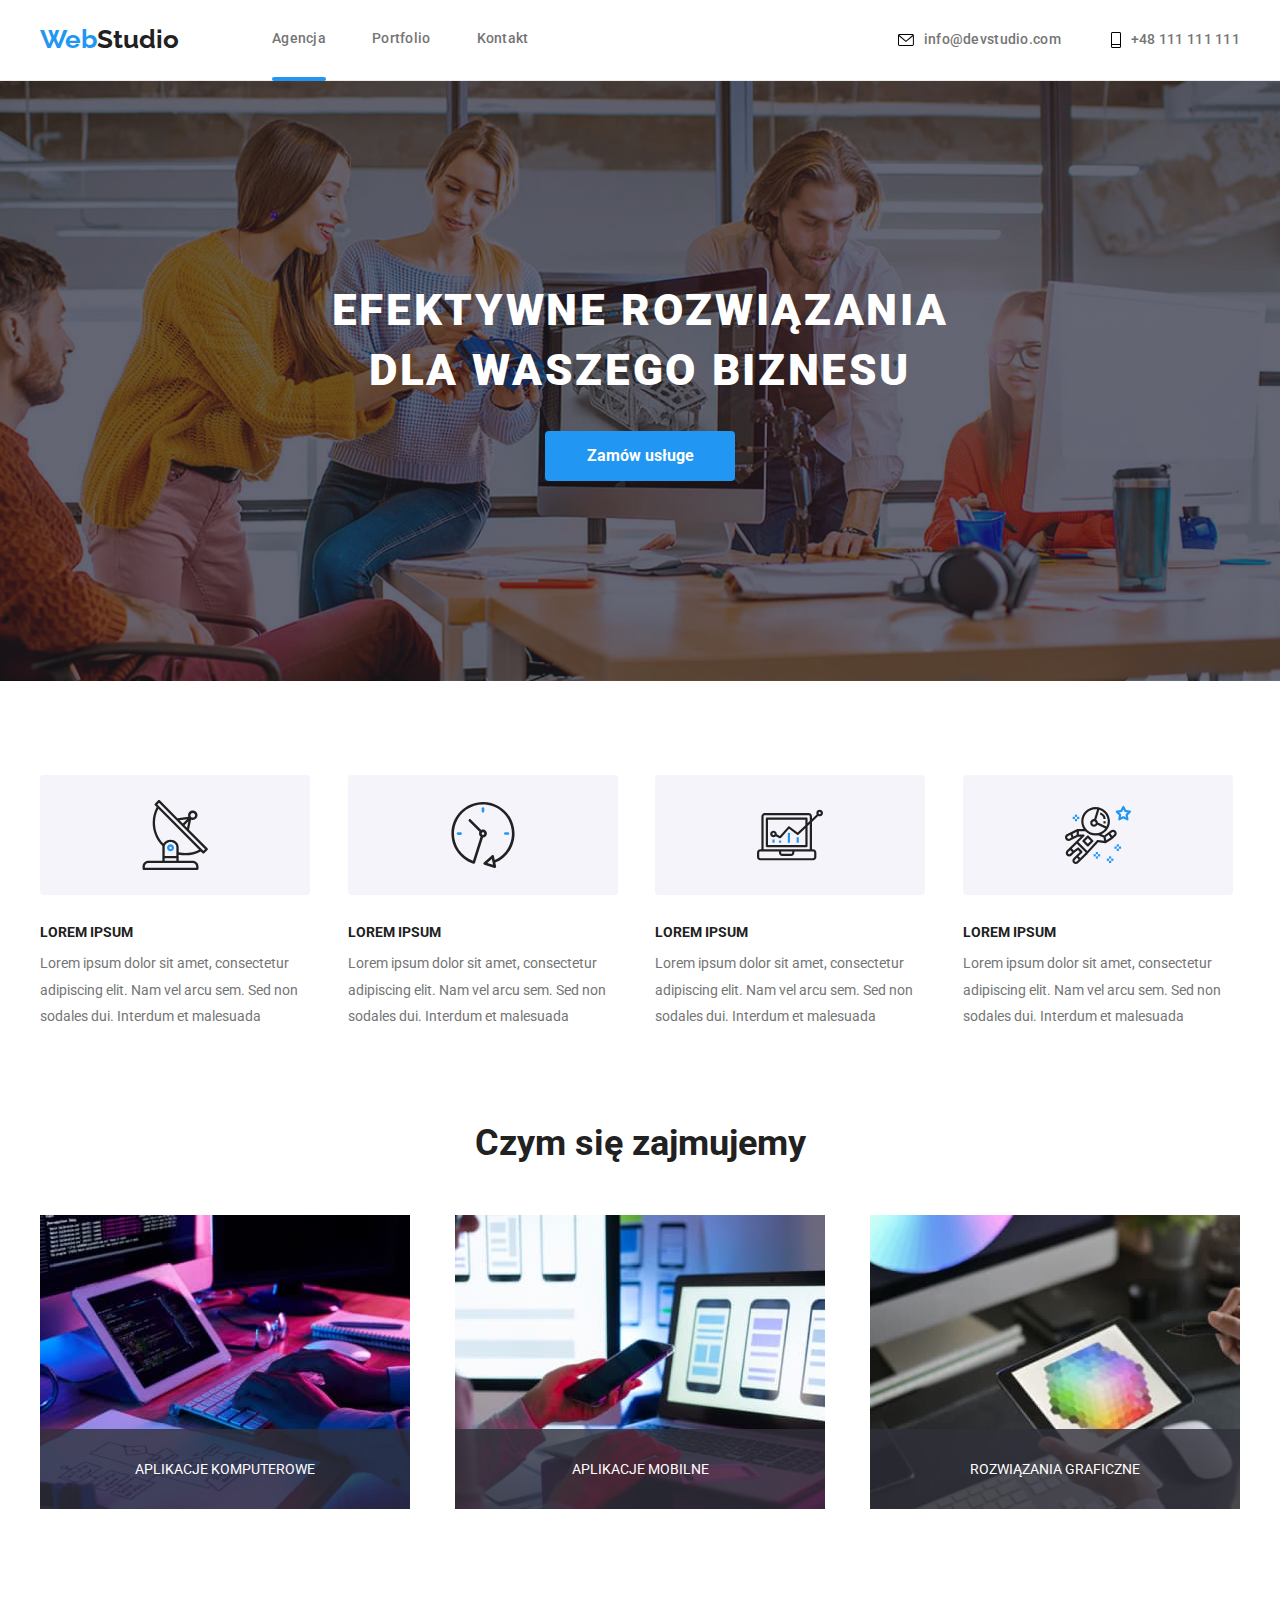
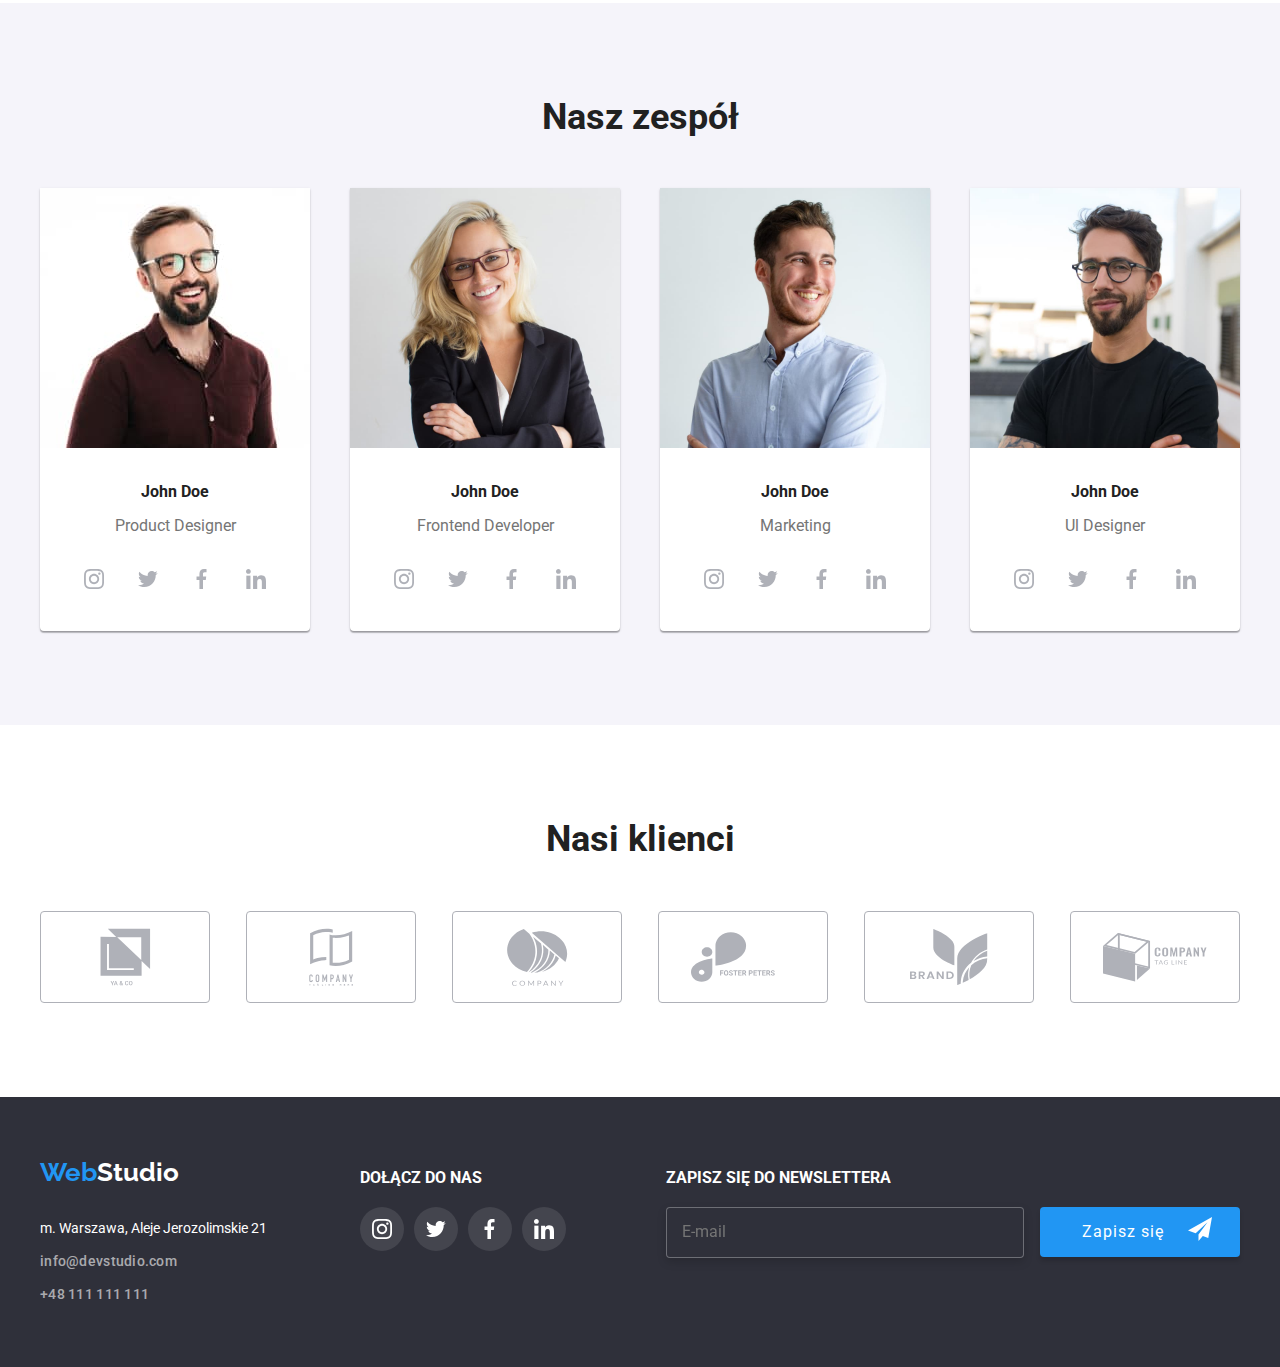
<file: index.html>
<!DOCTYPE html>
<html lang="en">
  <head>
    <meta charset="UTF-8" />
    <meta http-equiv="X-UA-Compatible" content="IE=edge" />
    <meta name="viewport" content="width=device-width, initial-scale=1.0" />
    <link rel="preconnect" href="https://fonts.googleapis.com" />
    <link rel="preconnect" href="https://fonts.gstatic.com" crossorigin />
    <link
      href="https://cdnjs.cloudflare.com/ajax/libs/modern-normalize/1.0.0/modern-normalize.min.css"
      rel="stylesheet"
    />
    <link
      href="https://fonts.googleapis.com/css2?family=Montserrat:wght@400;700&family=Raleway:wght@700&family=Roboto:wght@400;500;700;900&display=swap"
      rel="stylesheet"
    />
    <link href="./css/modern-normalize.min.css" rel="stylesheet" />
    <link href="./css/styles.css" rel="stylesheet" />
    <title>WebStudio</title>
  </head>
  <body>
    <header class="header-background">
      <div class="container header-container">
        <nav class="header-nav">
          <a class="menu-link" href="./index.html">Web<span class="studio">Studio</span></a>
          <ul class="header-navi">
            <li>
              <div class="is-active">
                <a class="header-link" href="./index.html">Agencja</a>
              </div>
            </li>
            <li><a class="header-link" href="./portfolio.html">Portfolio</a></li>
            <li><a class="header-link" href="">Kontakt</a></li>
          </ul>
        </nav>
        <ul class="social-links container-kontact">
          <li>
            <a class="header-link" href="mailto:info@devstudio.com">
              <svg class="mail-icon"><use href="./images/icons.svg#icon-envelope"></use></svg
              >info@devstudio.com</a
            >
          </li>
          <li>
            <a class="header-link" href="tel:+48111111111"
              ><svg class="phone-icon"><use href="./images/icons.svg#icon-Vector2"></use></svg
              >+48&nbsp;111&nbsp;111&nbsp;111</a
            >
          </li>
        </ul>
      </div>
    </header>
    <main>
      <section class="main-first section">
        <div class="container">
          <h1>EFEKTYWNE ROZWIĄZANIA DLA WASZEGO BIZNESU</h1>
          <button class="button-primery" type="button" data-modal-open>Zamów usługe</button>
        </div>
      </section>
      <section class="section section-lorem">
        <div class="container">
          <ul class="list-feature">
            <li>
              <svg class="icon-feature" width="70px" height="70px">
                <use href="./images/icons.svg#icon-antena-icon"></use>
              </svg>
              <h3 class="lorem-padding">LOREM IPSUM</h3>
              <p>
                Lorem ipsum dolor sit amet, consectetur adipiscing elit. Nam vel arcu sem. Sed non
                sodales dui. Interdum et malesuada
              </p>
            </li>
            <li>
              <svg class="icon-feature" width="70px" height="70px">
                <use href="./images/icons.svg#icon-clock-icon"></use>
              </svg>
              <h3 class="lorem-padding">LOREM IPSUM</h3>
              <p>
                Lorem ipsum dolor sit amet, consectetur adipiscing elit. Nam vel arcu sem. Sed non
                sodales dui. Interdum et malesuada
              </p>
            </li>
            <li>
              <svg class="icon-feature" width="70px" height="70px">
                <use href="./images/icons.svg#icon-diagram-icon"></use>
              </svg>
              <h3 class="lorem-padding">LOREM IPSUM</h3>
              <p>
                Lorem ipsum dolor sit amet, consectetur adipiscing elit. Nam vel arcu sem. Sed non
                sodales dui. Interdum et malesuada
              </p>
            </li>
            <li>
              <svg class="icon-feature" width="70px" height="70px">
                <use href="./images/icons.svg#icon-astronaut-icon"></use>
              </svg>
              <h3 class="lorem-padding">LOREM IPSUM</h3>
              <p>
                Lorem ipsum dolor sit amet, consectetur adipiscing elit. Nam vel arcu sem. Sed non
                sodales dui. Interdum et malesuada
              </p>
            </li>
          </ul>
        </div>
      </section>
      <section class="section">
        <div class="container">
          <h2>Czym się zajmujemy</h2>
          <ul class="container-job">
            <li class="img-z-title">
              <img
                src="./images/img.jpg"
                alt="osoba piszę na kalwiaturze"
                width="370"
                height="294"
              />
              <p class="img-title">APLIKACJE KOMPUTEROWE</p>
            </li>
            <li class="img-z-title">
              <img
                src="./images/img1.jpg"
                alt="osoba obsługująca telefon"
                width="370"
                height="294"
              />
              <p class="img-title">APLIKACJE MOBILNE</p>
            </li>
            <li class="img-z-title">
              <img
                src="./images/img2.jpg"
                alt="osoba obługująca urzadzenie mobile table"
                width="370"
                height="294"
              />
              <p class="img-title">ROZWIĄZANIA GRAFICZNE</p>
            </li>
          </ul>
        </div>
      </section>
      <section class="section-background section">
        <div class="container">
          <h2>Nasz zespół</h2>
          <ul class="container-person">
            <li class="color-card">
              <img src="./images/person1.jpg" alt="John doe Designer" width="270" height="260" />
              <h3 class="font-size">John Doe</h3>
              <p class="font-size1">Product Designer</p>
              <ul class="team-icon">
                <a class="socials-link" href="#" target="_blank">
                  <svg class="person-icon" width="20" height="20">
                    <use href="./images/icons.svg#icon-instagram"></use>
                  </svg>
                </a>
                <a class="socials-link" href="#" target="_blank">
                  <svg class="person-icon" width="20" height="20">
                    <use href="./images/icons.svg#icon-twitter"></use>
                  </svg>
                </a>
                <a class="socials-link" href="#" target="_blank">
                  <svg class="person-icon" width="20" height="20">
                    <use href="./images/icons.svg#icon-facebook"></use>
                  </svg>
                </a>
                <a class="socials-link" href="#" target="_blank">
                  <svg class="person-icon" width="20" height="20">
                    <use href="./images/icons.svg#icon-linkedin"></use>
                  </svg>
                </a>
              </ul>
            </li>
            <li class="color-card">
              <img
                src="./images/person2.jpg"
                alt="John Doe Frontend Developer"
                width="270"
                height="260"
              />
              <h3 class="font-size">John Doe</h3>
              <p class="font-size1">Frontend Developer</p>
              <ul class="team-icon">
                <a class="socials-link" href="#" target="_blank">
                  <svg class="person-icon" width="20" height="20">
                    <use href="./images/icons.svg#icon-instagram"></use>
                  </svg>
                </a>
                <a class="socials-link" href="#" target="_blank">
                  <svg class="person-icon" width="20" height="20">
                    <use href="./images/icons.svg#icon-twitter"></use>
                  </svg>
                </a>
                <a class="socials-link" href="#" target="_blank">
                  <svg class="person-icon" width="20" height="20">
                    <use href="./images/icons.svg#icon-facebook"></use>
                  </svg>
                </a>
                <a class="socials-link" href="#" target="_blank">
                  <svg class="person-icon" width="20" height="20">
                    <use href="./images/icons.svg#icon-linkedin"></use>
                  </svg>
                </a>
              </ul>
            </li>
            <li class="color-card">
              <img src="./images/person3.jpg" alt="John Doe marketing" width="270" height="260" />
              <h3 class="font-size">John Doe</h3>
              <p class="font-size1">Marketing</p>
              <ul class="team-icon">
                <a class="socials-link" href="#" target="_blank">
                  <svg class="person-icon" width="20" height="20">
                    <use href="./images/icons.svg#icon-instagram"></use>
                  </svg>
                </a>
                <a class="socials-link" href="#" target="_blank">
                  <svg class="person-icon" width="20" height="20">
                    <use href="./images/icons.svg#icon-twitter"></use>
                  </svg>
                </a>
                <a class="socials-link" href="#" target="_blank">
                  <svg class="person-icon" width="20" height="20">
                    <use href="./images/icons.svg#icon-facebook"></use>
                  </svg>
                </a>
                <a class="socials-link" href="#" target="_blank">
                  <svg class="person-icon" width="20" height="20">
                    <use href="./images/icons.svg#icon-linkedin"></use>
                  </svg>
                </a>
              </ul>
            </li>
            <li class="color-card">
              <img src="./images/person4.jpg" alt="John Doe Ul Designer" width="270" height="260" />
              <h3 class="font-size">John Doe</h3>
              <p class="font-size1">Ul Designer</p>
              <ul class="team-icon">
                <a class="socials-link" href="#" target="_blank">
                  <svg class="person-icon" width="20" height="20">
                    <use href="./images/icons.svg#icon-instagram"></use>
                  </svg>
                </a>
                <a class="socials-link" href="#" target="_blank">
                  <svg class="person-icon" width="20" height="20">
                    <use href="./images/icons.svg#icon-twitter"></use>
                  </svg>
                </a>
                <a class="socials-link" href="#" target="_blank">
                  <svg class="person-icon" width="20" height="20">
                    <use href="./images/icons.svg#icon-facebook"></use>
                  </svg>
                </a>
                <a class="socials-link" href="#" target="_blank">
                  <svg class="person-icon" width="20" height="20">
                    <use href="./images/icons.svg#icon-linkedin"></use>
                  </svg>
                </a>
              </ul>
            </li>
          </ul>
        </div>
      </section>
      <section class="section">
        <div class="container">
          <h2>Nasi klienci</h2>
          <ul class="customer-grup">
            <li>
              <svg class="customer" width="106px" height="60px">
                <use class="client" href="./images/icons.svg#icon-yaco"></use>
              </svg>
            </li>
            <li>
              <svg class="customer" width="106px" height="60px">
                <use href="./images/icons.svg#icon-company1-icon"></use>
              </svg>
            </li>
            <li>
              <svg class="customer" width="106px" height="60px">
                <use href="./images/icons.svg#icon-company2-icon"></use>
              </svg>
            </li>
            <li>
              <svg class="customer" width="106px" height="60px">
                <use href="./images/icons.svg#icon-fosterpeters"></use>
              </svg>
            </li>
            <li>
              <svg class="customer" width="106px" height="60px">
                <use href="./images/icons.svg#icon-brand"></use>
              </svg>
            </li>
            <li>
              <svg class="customer" width="106px" height="60px">
                <use href="./images/icons.svg#icon-company-tag"></use>
              </svg>
            </li>
          </ul>
        </div>
      </section>
    </main>
    <footer class="main-footer">
      <div class="container footer-container">
        <div>
          <a class="menu-link" href="./index.html">Web<span class="studio-footer">Studio</span></a>
          <address>
            <ul class="address-color adress-container">
              <li>m. Warszawa, Aleje Jerozolimskie 21</li>
              <li>
                <a class="link" href="mailto:info@devstudio.com">info@devstudio.com</a>
              </li>
              <li>
                <a class="link" href="tel:+48111111111">+48 111 111 111</a>
              </li>
            </ul>
          </address>
        </div>
        <div class="icon-conteiner">
          <h2 class="title-icon">DOŁĄCZ DO NAS</h2>
          <ul class="footer-team-icon">
            <li>
              <a class="footer-socials-link" href="#" target="_blank">
                <svg width="20" height="20">
                  <use href="./images/icons.svg#icon-instagram"></use>
                </svg>
              </a>
            </li>
            <li>
              <a class="footer-socials-link" href="#" target="_blank">
                <svg width="20" height="20">
                  <use href="./images/icons.svg#icon-twitter"></use>
                </svg>
              </a>
            </li>
            <li>
              <a class="footer-socials-link" href="#" target="_blank">
                <svg width="20" height="20">
                  <use href="./images/icons.svg#icon-facebook"></use>
                </svg>
              </a>
            </li>
            <li>
              <a class="footer-socials-link" href="#" target="_blank">
                <svg width="20" height="20">
                  <use href="./images/icons.svg#icon-linkedin"></use>
                </svg>
              </a>
            </li>
          </ul>
        </div>
        <div class="newl-conteiner">
          <h2 class="title-icon">ZAPISZ SIĘ DO NEWSLETTERA</h2>
          <form>
            <label>
              <input class="input-signup" type="email" name="email" placeholder="E-mail" />
            </label>
            <button class="button-signup" type="submit">
              Zapisz się
              <svg class="icon-signup" width="24" height="24">
                <use href="./images/icons.svg#icon-icon-send-1"></use>
              </svg>
            </button>
          </form>
        </div>
      </div>
    </footer>
    <div class="backdrop is-hidden" data-modal>
      <div class="modal">
        <button type="button" class="close-btn" data-modal-close>
          <svg class="close-icon" width="11" height="11">
            <use href="./images/icons.svg#icon-close-black-18dp-2-1"></use>
          </svg>
        </button>
        <h2 class="modal-title">Zostaw swoje dane w formularzu poniżej</h2>
        <form class="modal-form">
          <label class="modal-label">
            Imię
            <input class="modal-imput" type="text" name="username" />
            <svg class="modal-icon" width="12" height="12">
              <use href="./images/icons.svg#icon-Vector-1"></use>
            </svg>
          </label>
          <label class="modal-label">
            Telefon
            <input class="modal-imput" type="tel" name="phone-number" />
            <svg class="modal-icon" width="12" height="12">
              <use href="./images/icons.svg#icon-Vector-1-1"></use>
            </svg>
          </label>
          <label class="modal-label">
            Email
            <input class="modal-imput" type="email" name="email" />
            <svg class="modal-icon" width="12" height="12">
              <use href="./images/icons.svg#icon-Vector-2-1"></use>
            </svg>
          </label>
          <label class="modal-label">
            Komentarz
            <textarea name="comment" rows="6" placeholder="Wprowadź tekst"> </textarea>
          </label>
          <label class="label-checkbox">
            <input class="checkbox-input" type="checkbox" name="privacy_policy" />
            <svg class="checkbox-icon" width="11" height="8">
              <use href="./images/icons.svg#icon-Vector-3-1"></use>
            </svg>
            Oświadczam iż akceptuję
            <a href="#">Regulamin</a>i<a href="#">Polityka prywatności.</a>
          </label>
          <button class="button-send" type="submit">Wyślij</button>
        </form>
      </div>
    </div>
    <script src="./js/modal.js"></script>
  </body>
</html>
</file>
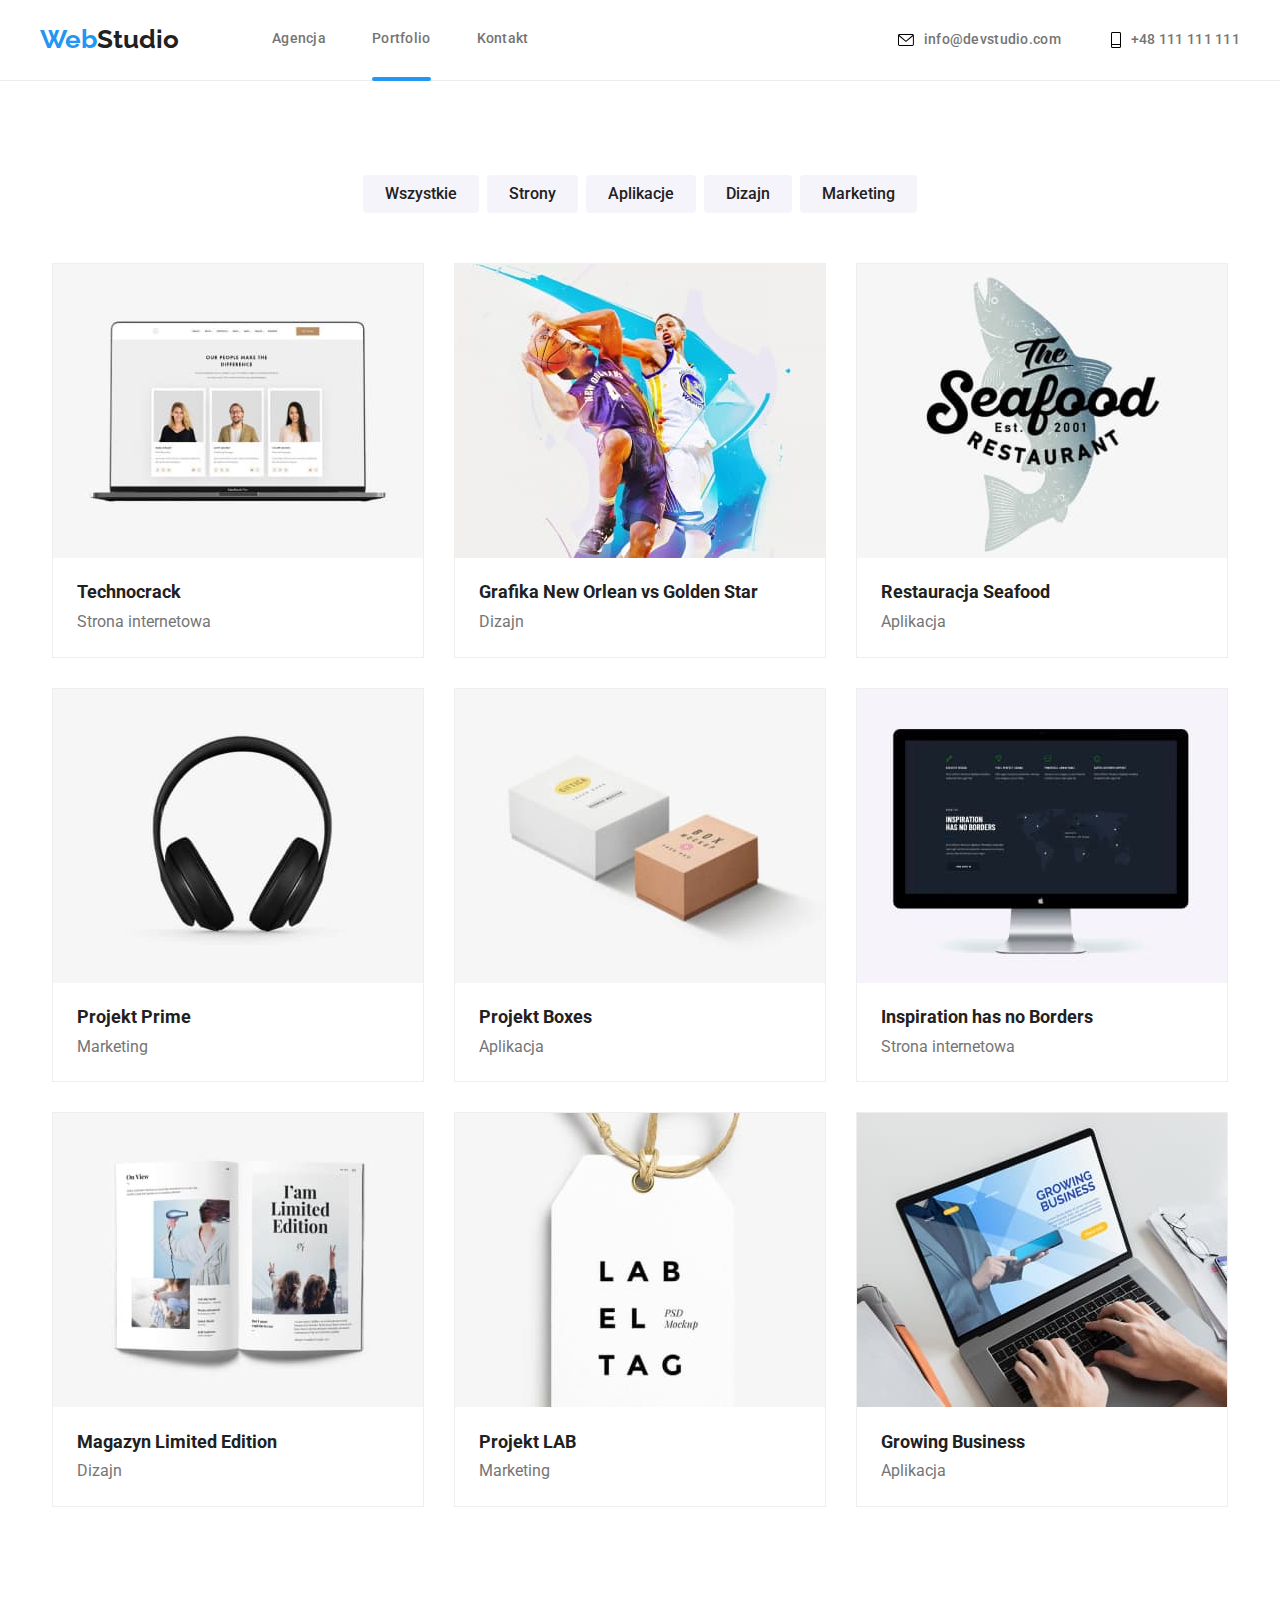
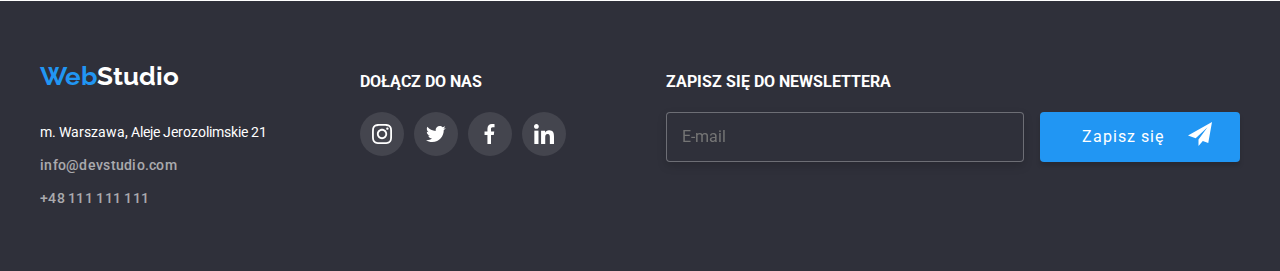
<file: portfolio.html>
<!DOCTYPE html>
<html lang="en">
  <head>
    <meta charset="UTF-8" />
    <meta http-equiv="X-UA-Compatible" content="IE=edge" />
    <meta name="viewport" content="width=device-width, initial-scale=1.0" />
    <link rel="preconnect" href="https://fonts.googleapis.com" />
    <link rel="preconnect" href="https://fonts.gstatic.com" crossorigin />
    <link
      href="https://cdnjs.cloudflare.com/ajax/libs/modern-normalize/1.0.0/modern-normalize.min.css"
      rel="stylesheet"
    />
    <link
      href="https://fonts.googleapis.com/css2?family=Montserrat:wght@400;700&family=Raleway:wght@700&family=Roboto:wght@400;500;700;900&display=swap"
      rel="stylesheet"
    />
    <link href="./css/modern-normalize.min.css" rel="stylesheet" />
    <link rel="stylesheet" href="./css/styles.css" />
    <title>Portfolio</title>
  </head>
  <body>
    <header class="header-background">
      <div class="container header-container">
        <nav class="header-nav">
          <a class="menu-link" href="./index.html">Web<span class="studio">Studio</span></a>
          <ul class="header-navi">
            <li><a class="header-link" href="./index.html">Agencja</a></li>
            <li>
              <div class="is-active">
                <a class="header-link" href="./portfolio.html">Portfolio</a>
              </div>
            </li>
            <li><a class="header-link" href="">Kontakt</a></li>
          </ul>
        </nav>
        <ul class="social-links container-kontact">
          <li>
            <a class="header-link" href="mailto:info@devstudio.com">
              <svg class="mail-icon"><use href="./images/icons.svg#icon-envelope"></use></svg
              >info@devstudio.com
            </a>
          </li>
          <li>
            <a class="header-link" href="tel:+48111111111"
              ><svg class="phone-icon"><use href="./images/icons.svg#icon-Vector2"></use></svg
              >+48&nbsp;111&nbsp;111&nbsp;111
            </a>
          </li>
        </ul>
      </div>
    </header>
    <main>
      <section class="section">
        <div class="container">
          <ul class="button-container">
            <li><button class="button-secendary" type="button">Wszystkie</button></li>
            <li><button class="button-secendary" type="button">Strony</button></li>
            <li><button class="button-secendary" type="button">Aplikacje</button></li>
            <li><button class="button-secendary" type="button">Dizajn</button></li>
            <li><button class="button-secendary" type="button">Marketing</button></li>
          </ul>
          <ul class="container-portfolio">
            <li class="product-cards">
              <figure>
                <div class="images-conteiner">
                  <img src="./images/laptop.jpg" alt="komputer" width="370" height="294" />
                  <p class="card-discription">
                    Technocrack jest popularną platformą wykorzystywaną do rozpowszechniania
                    koronawirusa. Firmy wykorzystują tę platformę do celów szpiegowskich i ataków na
                    niezabezpieczone serwery konkurencji
                  </p>
                </div>
                <figcaption>
                  <h3 class="head1">Technocrack</h3>
                  <p class="head2">Strona internetowa</p>
                </figcaption>
              </figure>
            </li>
            <li class="product-cards">
              <figure>
                <div class="images-conteiner">
                  <img src="./images/basket.jpg" alt="koszykarze" width="370" height="294" />
                  <p class="card-discription">
                    Technocrack jest popularną platformą wykorzystywaną do rozpowszechniania
                    koronawirusa. Firmy wykorzystują tę platformę do celów szpiegowskich i ataków na
                    niezabezpieczone serwery konkurencji
                  </p>
                </div>
                <figcaption>
                  <h3 class="head1">Grafika New Orlean vs Golden Star</h3>
                  <p class="head2">Dizajn</p>
                </figcaption>
              </figure>
            </li>
            <li class="product-cards">
              <figure>
                <div class="images-conteiner">
                  <img src="./images/seafood.jpg" alt="logo restauracji" width="370" height="294" />
                  <p class="card-discription">
                    Technocrack jest popularną platformą wykorzystywaną do rozpowszechniania
                    koronawirusa. Firmy wykorzystują tę platformę do celów szpiegowskich i ataków na
                    niezabezpieczone serwery konkurencji
                  </p>
                </div>
                <figcaption>
                  <h3 class="head1">Restauracja Seafood</h3>
                  <p class="head2">Aplikacja</p>
                </figcaption>
              </figure>
            </li>
            <li class="product-cards">
              <figure>
                <div class="images-conteiner">
                  <img src="./images/prime.jpg" alt="słuchawki" width="370" height="294" />
                  <p class="card-discription">
                    Technocrack jest popularną platformą wykorzystywaną do rozpowszechniania
                    koronawirusa. Firmy wykorzystują tę platformę do celów szpiegowskich i ataków na
                    niezabezpieczone serwery konkurencji
                  </p>
                </div>
                <figcaption>
                  <h3 class="head1">Projekt Prime</h3>
                  <p class="head2">Marketing</p>
                </figcaption>
              </figure>
            </li>
            <li class="product-cards">
              <figure>
                <div class="images-conteiner">
                  <img src="./images/boxes.jpg" alt="pudełka" width="370" height="294" />
                  <p class="card-discription">
                    Technocrack jest popularną platformą wykorzystywaną do rozpowszechniania
                    koronawirusa. Firmy wykorzystują tę platformę do celów szpiegowskich i ataków na
                    niezabezpieczone serwery konkurencji
                  </p>
                </div>
                <figcaption>
                  <h3 class="head1">Projekt Boxes</h3>
                  <p class="head2">Aplikacja</p>
                </figcaption>
              </figure>
            </li>
            <li class="product-cards">
              <figure>
                <div class="images-conteiner">
                  <img src="./images/monitor.jpg" alt="monitor" width="370" height="294" />
                  <p class="card-discription">
                    Technocrack jest popularną platformą wykorzystywaną do rozpowszechniania
                    koronawirusa. Firmy wykorzystują tę platformę do celów szpiegowskich i ataków na
                    niezabezpieczone serwery konkurencji
                  </p>
                </div>
                <figcaption>
                  <h3 class="head1">Inspiration has no Borders</h3>
                  <p class="head2">Strona internetowa</p>
                </figcaption>
              </figure>
            </li>
            <li class="product-cards">
              <figure>
                <div class="images-conteiner">
                  <img src="./images/book.jpg" alt="książka" width="370" height="294" />
                  <p class="card-discription">
                    Technocrack jest popularną platformą wykorzystywaną do rozpowszechniania
                    koronawirusa. Firmy wykorzystują tę platformę do celów szpiegowskich i ataków na
                    niezabezpieczone serwery konkurencji
                  </p>
                </div>
                <figcaption>
                  <h3 class="head1">Magazyn Limited Edition</h3>
                  <p class="head2">Dizajn</p>
                </figcaption>
              </figure>
            </li>
            <li class="product-cards">
              <figure>
                <div class="images-conteiner">
                  <img src="./images/lab.jpg" alt="etykieta" width="370" height="294" />
                  <p class="card-discription">
                    Technocrack jest popularną platformą wykorzystywaną do rozpowszechniania
                    koronawirusa. Firmy wykorzystują tę platformę do celów szpiegowskich i ataków na
                    niezabezpieczone serwery konkurencji
                  </p>
                </div>
                <figcaption>
                  <h3 class="head1">Projekt LAB</h3>
                  <p class="head2">Marketing</p>
                </figcaption>
              </figure>
            </li>
            <li class="product-cards">
              <figure>
                <div class="images-conteiner">
                  <img src="./images/laptop2.jpg" alt="komputer" width="370" height="294" />
                  <p class="card-discription">
                    Technocrack jest popularną platformą wykorzystywaną do rozpowszechniania
                    koronawirusa. Firmy wykorzystują tę platformę do celów szpiegowskich i ataków na
                    niezabezpieczone serwery konkurencji
                  </p>
                </div>
                <figcaption>
                  <h3 class="head1">Growing Business</h3>
                  <p class="head2">Aplikacja</p>
                </figcaption>
              </figure>
            </li>
          </ul>
        </div>
      </section>
    </main>
    <footer class="main-footer">
      <div class="container footer-container">
        <div>
          <a class="menu-link" href="/index.html">Web<span class="studio-footer">Studio</span></a>
          <address>
            <ul class="address-color adress-container">
              <li>m. Warszawa, Aleje Jerozolimskie 21</li>
              <li>
                <a class="link" href="mailto:info@devstudio.com">info@devstudio.com</a>
              </li>
              <li>
                <a class="link" href="tel:+48111111111">+48 111 111 111</a>
              </li>
            </ul>
          </address>
        </div>
        <div class="icon-conteiner">
          <h2 class="title-icon">DOŁĄCZ DO NAS</h2>
          <ul class="footer-team-icon">
            <a class="footer-socials-link" href="#" target="_blank">
              <svg width="20" height="20">
                <use href="./images/icons.svg#icon-instagram"></use>
              </svg>
            </a>
            <a class="footer-socials-link" href="#" target="_blank">
              <svg width="20" height="20">
                <use href="./images/icons.svg#icon-twitter"></use>
              </svg>
            </a>
            <a class="footer-socials-link" href="#" target="_blank">
              <svg width="20" height="20">
                <use href="./images/icons.svg#icon-facebook"></use>
              </svg>
            </a>
            <a class="footer-socials-link" href="#" target="_blank">
              <svg width="20" height="20">
                <use href="./images/icons.svg#icon-linkedin"></use>
              </svg>
            </a>
          </ul>
        </div>
        <div class="newl-conteiner">
          <h2 class="title-icon">ZAPISZ SIĘ DO NEWSLETTERA</h2>
          <form>
            <label>
              <input class="input-signup" type="email" name="email" placeholder="E-mail" />
            </label>
            <button class="button-signup" type="submit">
              Zapisz się
              <svg class="icon-signup" width="24" height="24">
                <use href="./images/icons.svg#icon-icon-send-1"></use>
              </svg>
            </button>
          </form>
        </div>
      </div>
    </footer>
  </body>
</html>
</file>
<file: css/styles.css>
:root {
  --font-family-primary: 'Roboto';
  --font-family-secondary: 'Raleway';
  --color-text-primary: #212121;
  --color-text-hover: #2196f3;
  --color-text-link: #757575;
  --color-text-link-footer: #ffffff99;
  --color-text-secendary: #ffffff;
  --background-color-heder-button: #f5f4fa;
  --background-color-main-first-footer: #2f303a;
  --background-color-porfolio-header: #e5e5e5;
  --background-page-color: #ffffff;
  --background-color-hover: #2196f3;
  --background-fill-color-first: #ffffff;
  --background-fill-color-secendary: #afb1b8;
}
* {
  margin: 0;
  padding: 0;
}
a {
  text-decoration: none;
}
ul {
  list-style: none;
}
button {
  cursor: pointer;
  outline: none;
  border: none;
}
body {
  font-family: var(--font-family-primary), sans-serif;
  background: var(--color-text-secendary);
  color: var(--color-text-primary);
}
h1 {
  font-weight: 900;
  font-size: 44px;
  line-height: 1.36;
  color: var(--color-text-secendary);
  text-align: center;
  letter-spacing: 0.06em;
  margin-top: 106px;
  max-width: 696px;
}
h3 {
  font-family: var(--font-family-primary);
  font-weight: 700;
  font-size: 14px;
  line-height: 1.14;
}
h2 {
  font-family: var(--font-family-primary);
  font-size: 36px;
  line-height: 1.16;
  text-align: center;
  margin-bottom: 50px;
}
p {
  font-family: var(--font-family-primary);
  font-size: 14px;
  line-height: 1.87;
  color: var(--color-text-link);
}
.container {
  margin: 0 auto;
  max-width: 1200px;
}
.section {
  padding: 94px 0px;
}
.section-lorem {
  padding-bottom: 0;
  display: flex;
}
.header-background-2 {
  background: var(--background-color-heder-button);
}
.link:hover,
.header-link:hover,
.header-link:focus,
.header-link-kontact:hover,
.header-link-kontact:focus,
.link:focus {
  color: var(--color-text-hover);
}

/* -------HEADER-------- */
.header-background {
  background: var(--background-page-color);
  border-bottom: 1px solid #ececec;
}
.header-container {
  display: flex;
  align-items: center;

  justify-content: space-between;
}
.header-nav {
  display: flex;
  padding-top: 24px;
  padding-bottom: 25px;
}
.is-active {
  position: relative;
}
.is-active::after {
  content: '';
  position: absolute;
  background: var(--background-color-hover);
  border-radius: 2px;
  width: 100%;
  height: 4px;
  margin-top: 30px;
}
.menu-link {
  font-family: var(--font-family-secondary);
  font-weight: 700;
  font-size: 26px;
  line-height: 1.19;
  color: var(--color-text-hover);
}
.studio {
  color: var(--color-text-primary);
}
.header-navi {
  display: flex;
  justify-content: center;
  gap: 46px;
  align-items: center;
  margin-left: 93px;
}
.header-link {
  font-family: var(--font-family-primary);
  font-weight: 500;
  font-size: 14px;
  line-height: 1.14;
  color: var(--color-text-link);
  letter-spacing: 0.02em;
  display: flex;
  align-items: center;
  transition: color, 250ms cubic-bezier(0.4, 0, 0.2, 1);
}
.header-link-kontact {
  font-family: var(--font-family-primary);
  font-weight: 500;
  font-size: 14px;
  line-height: 1.14;
  color: var(--color-text-link);
  letter-spacing: 0.02em;
  transition: color, 250ms cubic-bezier(0.4, 0, 0.2, 1);
}
.social-links {
  color: var(--color-text-link);
}
.container-kontact {
  display: flex;
  gap: 50px;
}
/* ------EFEKTYWNE ROZWIĄZANIA DLA WASZEGO BIZNESU------ */
.main-first {
  background-image: url(../images/background.jpg);
  background-repeat: no-repeat;
  background-position: center;
  background-image: linear-gradient(to bottom, rgba(47, 48, 58, 0.4), rgba(47, 48, 58, 0.4)),
    url(../images/background.jpg);
  text-align: center;
  display: flex;
}
.button-secendary,
.button-primery {
  background-color: var(--background-color-heder-button);
  border-radius: 4px;
  color: var(--color-text-primary);
}
.button-primery {
  border-radius: 4px;
  font-size: 16px;
  line-height: 1.87;
  font-family: var(--font-family-primary);
  font-weight: 700;
  background: var(--color-text-hover);
  color: var(--color-text-secendary);
  padding: 10px 41px 10px 42px;
  margin-top: 30px;
  margin-bottom: 106px;
}
.list-feature {
  display: flex;
  gap: 30px;
}
.lorem-padding {
  padding-bottom: 10px;
}
/* -----CZYM SIĘ ZAJMUJEMY----- */
.container-job {
  display: flex;
  justify-content: space-between;
  gap: 30px;
}
.img-z-title {
  position: relative;
  max-height: 294px;
}
.img-title {
  position: absolute;
  bottom: 0;
  left: 0;
  right: 0;
  color: var(--color-text-secendary);
  text-align: center;
  padding: 27px;
  background: rgba(47, 48, 58, 0.8);
}
/* --------NASZ ZESPÓŁ--------- */
.section-background {
  background: var(--background-color-heder-button);
}
.container-person {
  display: flex;
  justify-content: space-between;
  gap: 30px;
}
.color-card {
  background: var(--background-page-color);
  box-shadow: 0px 1px 3px rgba(0, 0, 0, 0.12), 0px 1px 1px rgba(0, 0, 0, 0.14),
    0px 2px 1px rgba(0, 0, 0, 0.2);
  border-radius: 0px 0px 4px 4px;
  text-align: center;
}
.font-size {
  font-size: 16px;
  padding-top: 30px;
  padding-bottom: 10px;
}
.font-size1 {
  font-size: 16px;
  padding-bottom: 16px;
}
/* ------FOOTER------- */
.main-footer {
  background: var(--background-color-main-first-footer);
}
.footer-container {
  padding-top: 60px;
  padding-bottom: 60px;
  display: flex;
  gap: 70px;
  justify-content: space-between;
}
.studio-footer {
  color: var(--color-text-secendary);
}
.address-color {
  color: var(--color-text-secendary);
  font-style: normal;
  font-size: 14px;
  margin-top: 20px;
  line-height: 1.71;
}
.adress-container > li {
  padding-top: 9px;
}
.link {
  font-family: var(--font-family-primary);
  font-weight: 500;
  font-size: 14px;
  line-height: 1.14;
  color: rgba(255, 255, 255, 0.6);
  letter-spacing: 0.02em;
  transition: color, 250ms cubic-bezier(0.4, 0, 0.2, 1);
}
.title-icon {
  font-size: 16px;
  color: var(--color-text-secendary);
  margin-bottom: 20px;
  text-align: start;
}
.footer-team-icon {
  display: flex;
  gap: 10px;
}

.icon-conteiner {
  margin-top: 12px;
}
.newl-conteiner {
  padding-left: 7px;
  margin-top: 12px;
}
.input-signup {
  width: 358px;
  border: 1px solid rgba(255, 255, 255, 0.3);
  filter: drop-shadow(0px 4px 4px rgba(0, 0, 0, 0.15));
  border-radius: 4px;
  background: #2f303a;
  padding: 15px;
  margin-right: 12px;
  outline: 0;
  color: #757575;
}
.input-signup:hover,
.input-signup:active {
  border: 1px solid #2196f3;
}
.button-signup {
  width: 200px;
  line-height: 1.87;
  background: #2196f3;
  box-shadow: 0px 4px 4px rgba(0, 0, 0, 0.15);
  border-radius: 4px;
  display: inline-flex;
  text-align: center;
  letter-spacing: 0.06em;
  color: #ffffff;
  gap: 24px;
  padding-bottom: 10px;
  padding-top: 10px;
  padding-left: 42px;
  transition: border-color, 250ms cubic-bezier(0.4, 0, 0.2, 1);
}

.button-signup:hover {
  stroke: var(--color-text-hover);
}
.icon-signup {
  fill: #ffffff;
}
/* -------------OKONO MODALNE------------ */
.backdrop {
  position: fixed;
  left: 0;
  top: 0;
  bottom: 0;
  right: 0;
  width: 100%;
  height: 100%;
  background: rgba(0, 0, 0, 0.2);
}
.modal {
  position: absolute;
  top: 50%;
  left: 50%;
  width: 528px;
  height: 581px;
  background-color: var(--background-fill-color-first);
  transform: translate(-50%, -50%);
  box-shadow: 0px 1px 3px rgba(0, 0, 0, 0.12), 0px 1px 1px rgba(0, 0, 0, 0.14),
    0px 2px 1px rgba(0, 0, 0, 0.2);
  border-radius: 4px;
}
.is-hidden {
  opacity: 0;
  visibility: hidden;
  pointer-events: none;
  transition-property: opacity, visibility;
  transition-delay: 250ms;
}
.close-btn {
  position: absolute;
  right: 0;
  background-color: var(--background-fill-color-first);
  cursor: pointer;
  width: 30px;
  height: 30px;
  border: 1px solid rgba(0, 0, 0, 0.1);
  border-radius: 50%;
  margin: 10px 9px;
}

.close-icon {
  background-color: var(--background-fill-color-first);
}
.modal-title {
  font-size: 20px;
  letter-spacing: 0.03em;
  margin-top: 40px;
  margin-bottom: 12px;
}
.modal-label {
  line-height: 1.17;
  border-radius: 4px;
  transition: all 250ms cubic-bezier(0.4, 0, 0.2, 1);
  transition-property: border, fill;
  position: relative;
}
.modal-form {
  display: flex;
  flex-direction: column;
  padding: 0 40px;
  color: #757575;
  font-size: 12px;
}
.modal-imput {
  border: 1px solid rgba(33, 33, 33, 0.2);
  border-radius: 4px;
  outline: none;
  width: 100%;
  color: #212121;
  margin-top: 4px;
  margin-bottom: 10px;
  padding-left: 42px;
  padding-top: 14px;
  padding-bottom: 14px;
}
.modal-icon {
  margin-left: 15px;
  position: absolute;
  left: 0;
  top: 20px;
  margin-top: 14px;
}
.modal-imput:hover,
textarea:hover,
.modal-imput:focus,
textarea:focus {
  border: 1px solid rgba(33, 150, 243, 1);
}
.modal-imput:hover + svg,
.modal-imput:focus + svg {
  fill: rgba(33, 150, 243, 1);
}
textarea {
  width: 100%;
  margin-top: 4px;
  padding: 12px 16px;
  font-size: 12px;
  resize: none;
  outline: none;
  border: 1px solid rgba(33, 33, 33, 0.2);
  color: rgba(117, 117, 117, 0.5);
  border-radius: 4px;
}
.label-checkbox {
  display: flex;
  font-size: 14px;
  line-height: 1.71;
  letter-spacing: 0.03em;
  margin-left: 14px;
  gap: 7px;
  margin-top: 20px;
  align-items: center;
}
.label-checkbox > a {
  color: #2196f3;
  text-decoration: underline;
}
.checkbox-input {
  position: absolute;
  clip: rect(1px, 1px, 1px, 1px);
}
.checkbox-icon {
  border-radius: 2px;
  width: 16px;
  height: 15px;
  fill: #ffffff;
  border: 0.2px solid rgba(33, 33, 33, 1);
}
.checkbox-icon::after {
  content: '';
  background: #ffffff;
  border: 0.2px solid #ffffff;
}
.checkbox-input:checked + .checkbox-icon {
  border-color: #2196f3;
  background-color: #2196f3;
}
.checkbox-input:checked + .checkbox-icon::after {
  fill: #ffffff;
  border: 0.2px solid rgba(33, 33, 33, 1);
}
.button-send {
  background: var(--color-text-hover);
  color: var(--color-text-secendary);
  box-shadow: 0px 4px 4px rgba(0, 0, 0, 0.15);
  border-radius: 4px;
  padding: 10px 76px;
  margin: 30px 144px 40px;
  font-size: 16px;
  line-height: 1.87;
  display: flex;
  justify-content: center;
  letter-spacing: 0.06em;
}
/* --------ZAKŁADKA PORFOLIO--------- */

.button-container {
  display: flex;
  justify-content: center;
  gap: 8px;
}
.button-secendary {
  font-family: var(--font-family-primary);
  font-weight: 500;
  border-radius: 4px;
  font-size: 16px;
  line-height: 1.62;
  padding: 6px 22px;
  transition: all 250ms cubic-bezier(0.4, 0, 0.2, 1);
  transition-property: background, color, box-shadow;
}
.button-secendary:hover,
.button-secendary:focus {
  background: var(--color-text-hover);
  color: var(--color-text-secendary);
  box-shadow: 0px 4px 4px rgba(0, 0, 0, 0.15);
}
.container-portfolio {
  display: flex;
  flex-wrap: wrap;
  gap: 30px;
  padding-top: 50px;
  justify-content: center;
}
.product-cards {
  background: var(--color-text-secendary);
  border: 1px solid #eeeeee;
  transition: box-shadow, 250ms cubic-bezier(0.4, 0, 0.2, 1);
}
.product-cards:hover {
  box-shadow: 0px 1px 1px rgba(0, 0, 0, 0.12), 0px 4px 4px rgba(0, 0, 0, 0.06),
    1px 4px 6px rgba(0, 0, 0, 0.16);
}
.product-cards:hover .card-discription {
  transform: translateY(0);
}
.images-conteiner {
  position: relative;
  overflow: hidden;
}
.card-discription {
  position: absolute;
  top: 0;
  bottom: 0;
  background: rgba(33, 150, 243, 0.9);
  color: var(--color-text-secendary);
  padding: 49px 45px 49px 24px;
  font-size: 18px;
  line-height: 1.55;
  transform: translateY(101%);
  transition: transform 250ms cubic-bezier(0.4, 0, 0.2, 1);
}
.head1 {
  padding-top: 20px;
  padding-left: 24px;
  font-size: 18px;
}
.head2 {
  padding: 4px 24px 20px 24px;
  font-size: 16px;
}

.icon-feature {
  display: flex;
  width: 270px;
  height: 120px;
  background: var(--background-color-heder-button);
  border-radius: 4px;
  padding: 25px 102px;
  margin-bottom: 30px;
  transition: stroke, 250ms cubic-bezier(0.4, 0, 0.2, 1);
}
.icon-feature:hover,
.icon-feature:focus .icon-feature:active {
  stroke: var(--color-text-hover);
}
.customer-grup {
  display: flex;
  justify-content: space-between;
  gap: 30px;
}
.customer {
  display: flex;
  border: 1px solid var(--background-fill-color-secendary);
  border-radius: 4px;
  fill: var(--background-fill-color-secendary);
  width: 170px;
  height: 92px;
  padding: 16px 32px;
  cursor: pointer;
  transition: fill, border-color, 250ms cubic-bezier(0.4, 0, 0.2, 1);
}
.customer:hover,
.customer:focus {
  fill: var(--color-text-hover);
  border-color: var(--color-text-hover);
}
.client {
  width: 41px;
  height: 46px;
}
.container-link {
  display: flex;
  justify-content: space-between;
}
.name-position {
  flex-direction: column;
  display: flex;
  margin-top: 30px;
  gap: 10px;
}

.lorem-dicription {
  flex-direction: column;
  display: flex;
  gap: 10px;
  padding-top: 30px;
}
.mail-icon {
  width: 16px;
  height: 12px;
  margin-right: 10px;
}
.phone-icon {
  width: 10px;
  height: 16px;
  margin-right: 10px;
}
.team-icon {
  display: flex;
  margin-bottom: 30px;
  justify-content: center;
  align-items: center;
  gap: 10px;
}
.socials-link {
  display: flex;
  width: 44px;
  height: 44px;
  justify-content: center;
  align-items: center;
  fill: var(--background-fill-color-secendary);
  transition: background-color, fill, border-radius, 250ms cubic-bezier(0.4, 0, 0.2, 1);
}
.socials-link:hover,
.socials-link:focus,
.footer-socials-link:hover,
.footer-socials-link:focus {
  background-color: var(--background-color-hover);
  border-radius: 50%;
  fill: var(--background-fill-color-first);
}
.footer-socials-link {
  display: flex;
  width: 44px;
  height: 44px;
  fill: var(--background-fill-color-first);
  border-radius: 50%;
  background: rgba(255, 255, 255, 0.1);
  justify-content: center;
  align-items: center;
  transition: background-color, fill, border-radius, 250ms cubic-bezier(0.4, 0, 0.2, 1);
}
</file>
